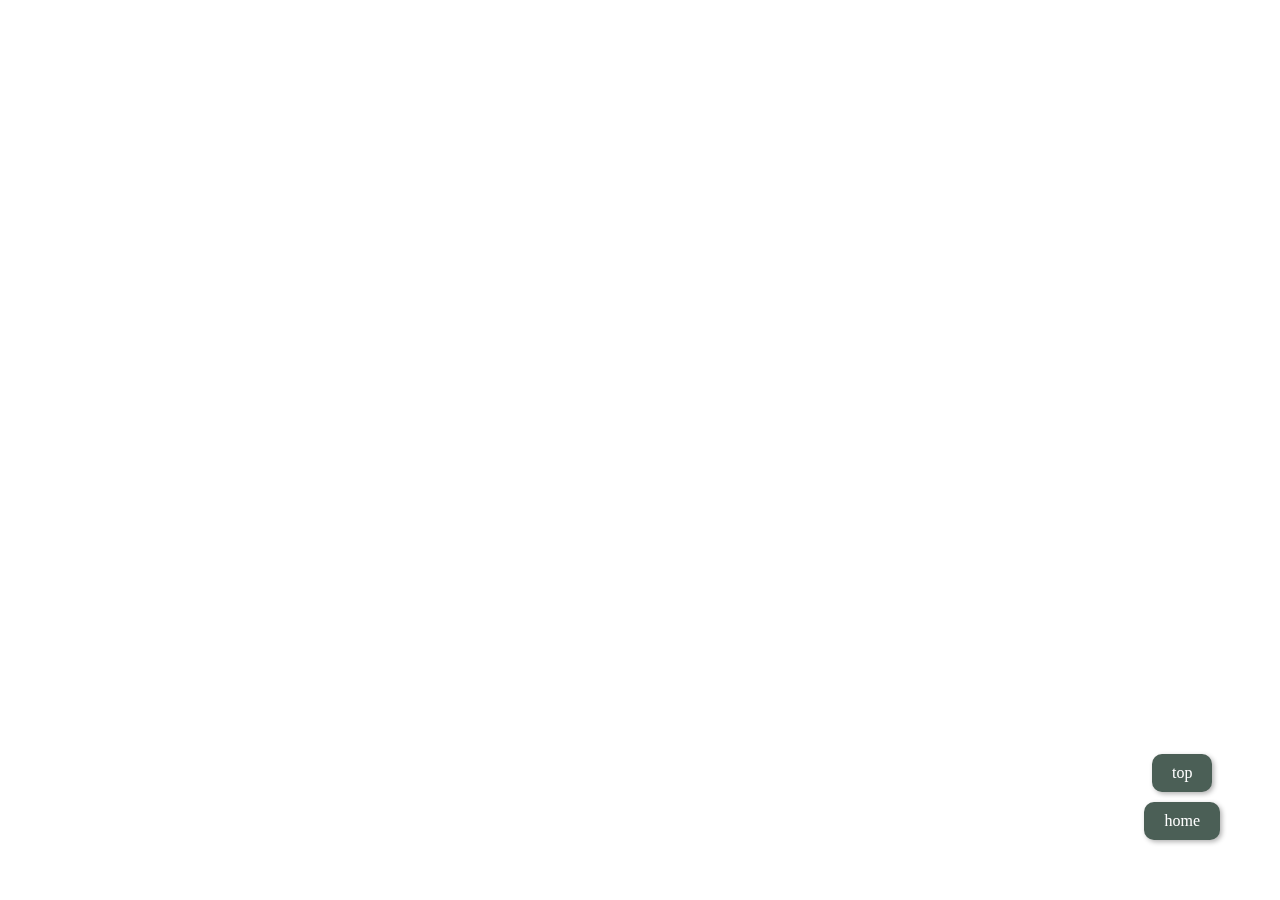
<file: guide/laplum_site.html>
<!doctype html>
<html>

<head>
	<title>Seiva BI&amp;BX</title>
	<meta charset="utf-8">
	<link href="guide.css" rel="stylesheet" type="text/css">
</head>

<body>
	<a href=“https://johaeseong.github.io/LAPLUM/”></a>

	<ul class="seiva_btn">
		<li><a href="#">top</a>

		<li>
		<li><a href="../index.html">home</a>
		<li>
	</ul>
</body>

</html>
</file>
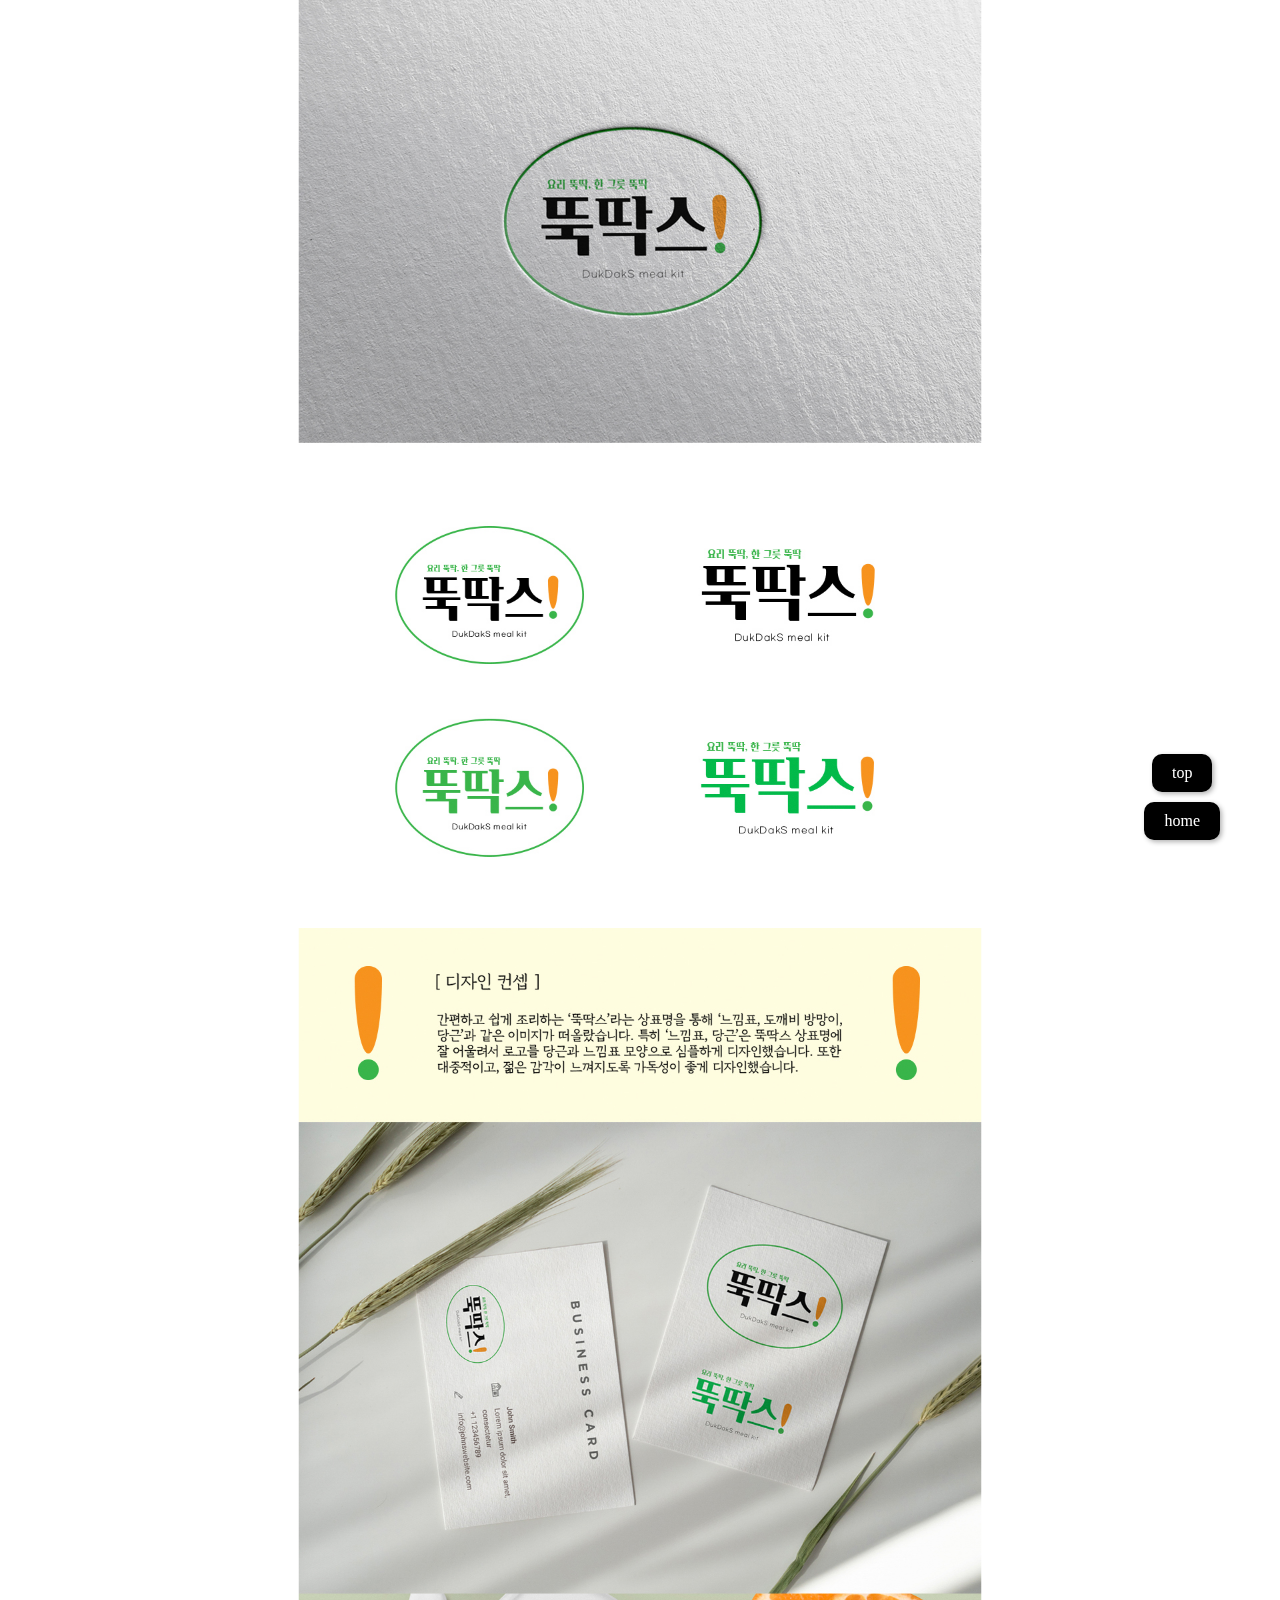
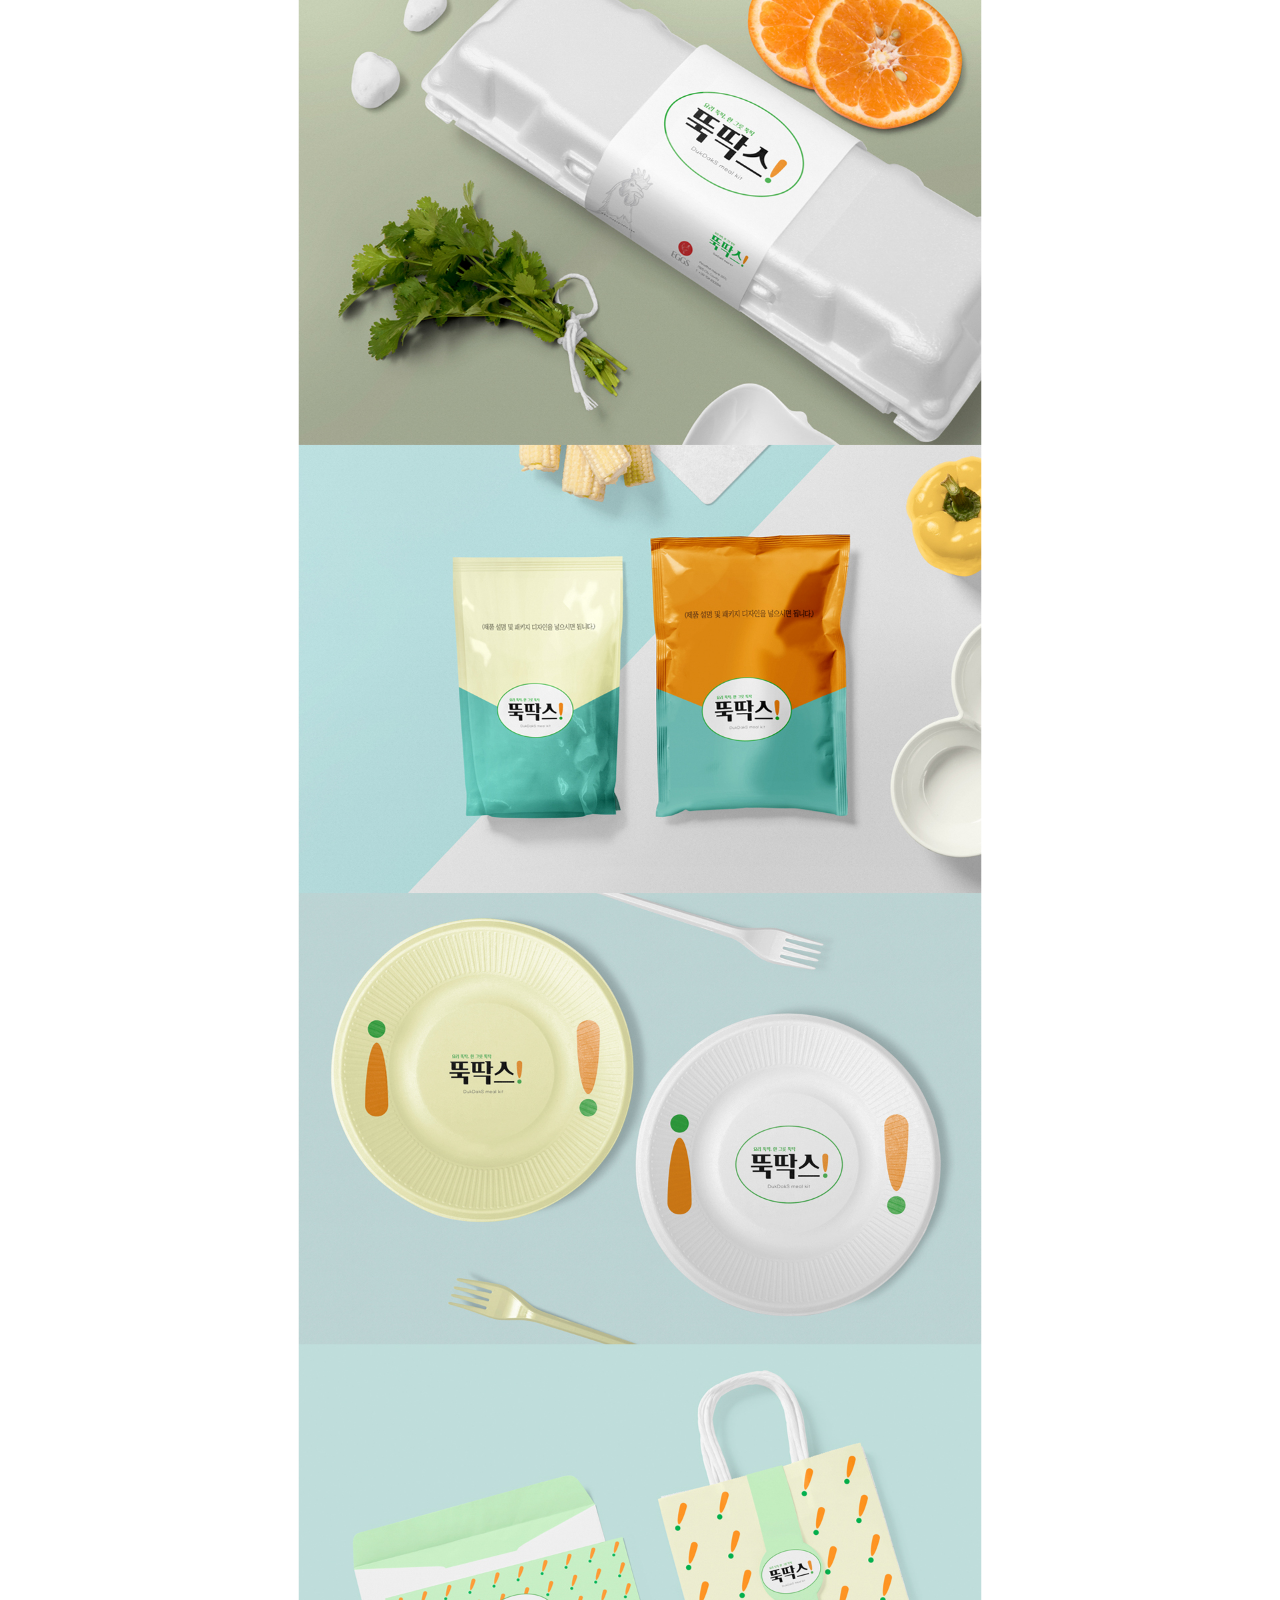
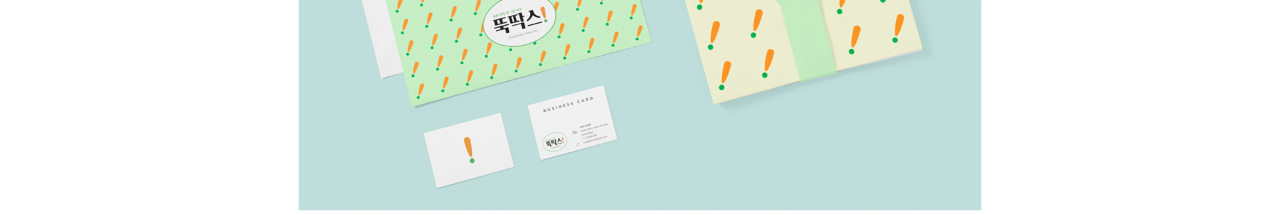
<file: guide/logo_1.html>
<!doctype html>
<html>
	<head>
		<title>Waves BI&amp;BX</title>
		<meta charset="utf-8">
		<link href="guide.css" rel="stylesheet" type="text/css">
	</head>
	<body>
		<img src="../img/dduckdak.jpg" alt="Wave BI&amp;BX">
		<ul class="waves_btn">
			<li><a href="#">top</a><li>
			<li><a href="../index.html">home</a><li>
		</ul>
	</body>	
</html>
</file>
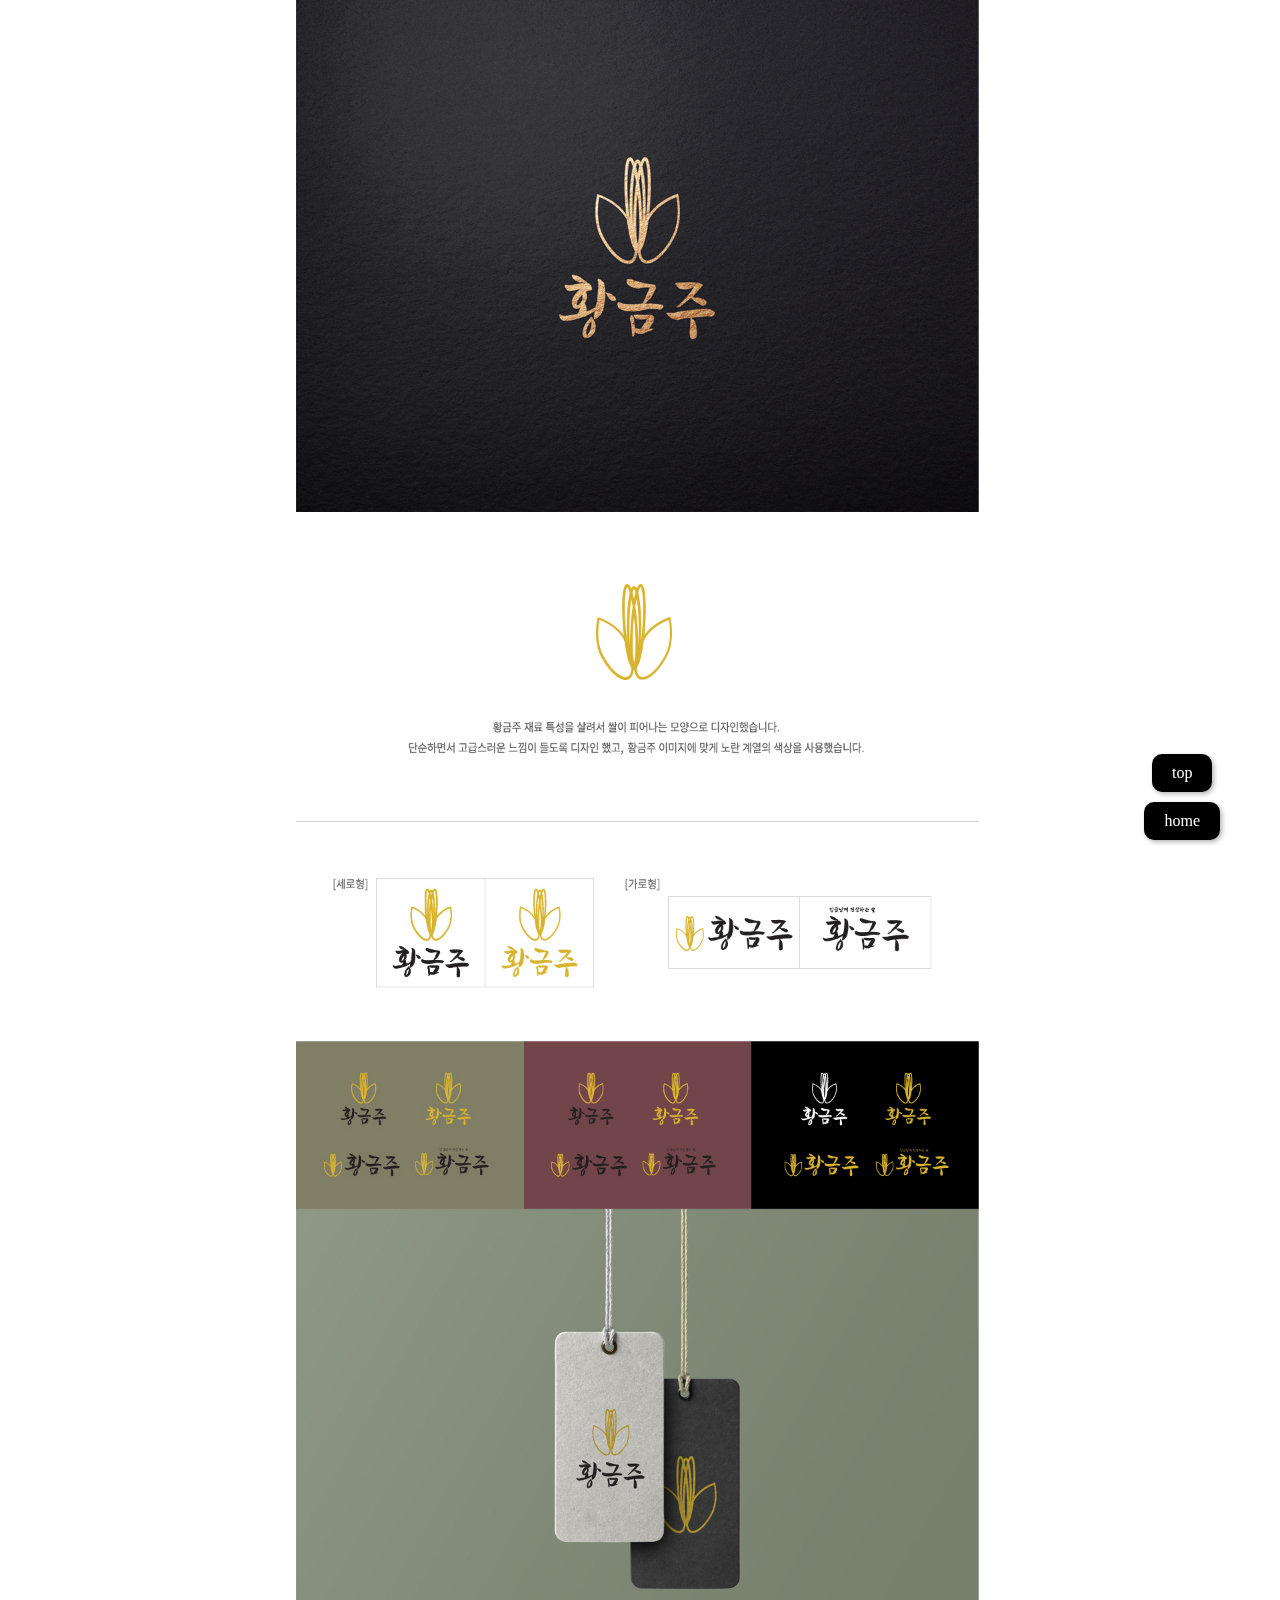
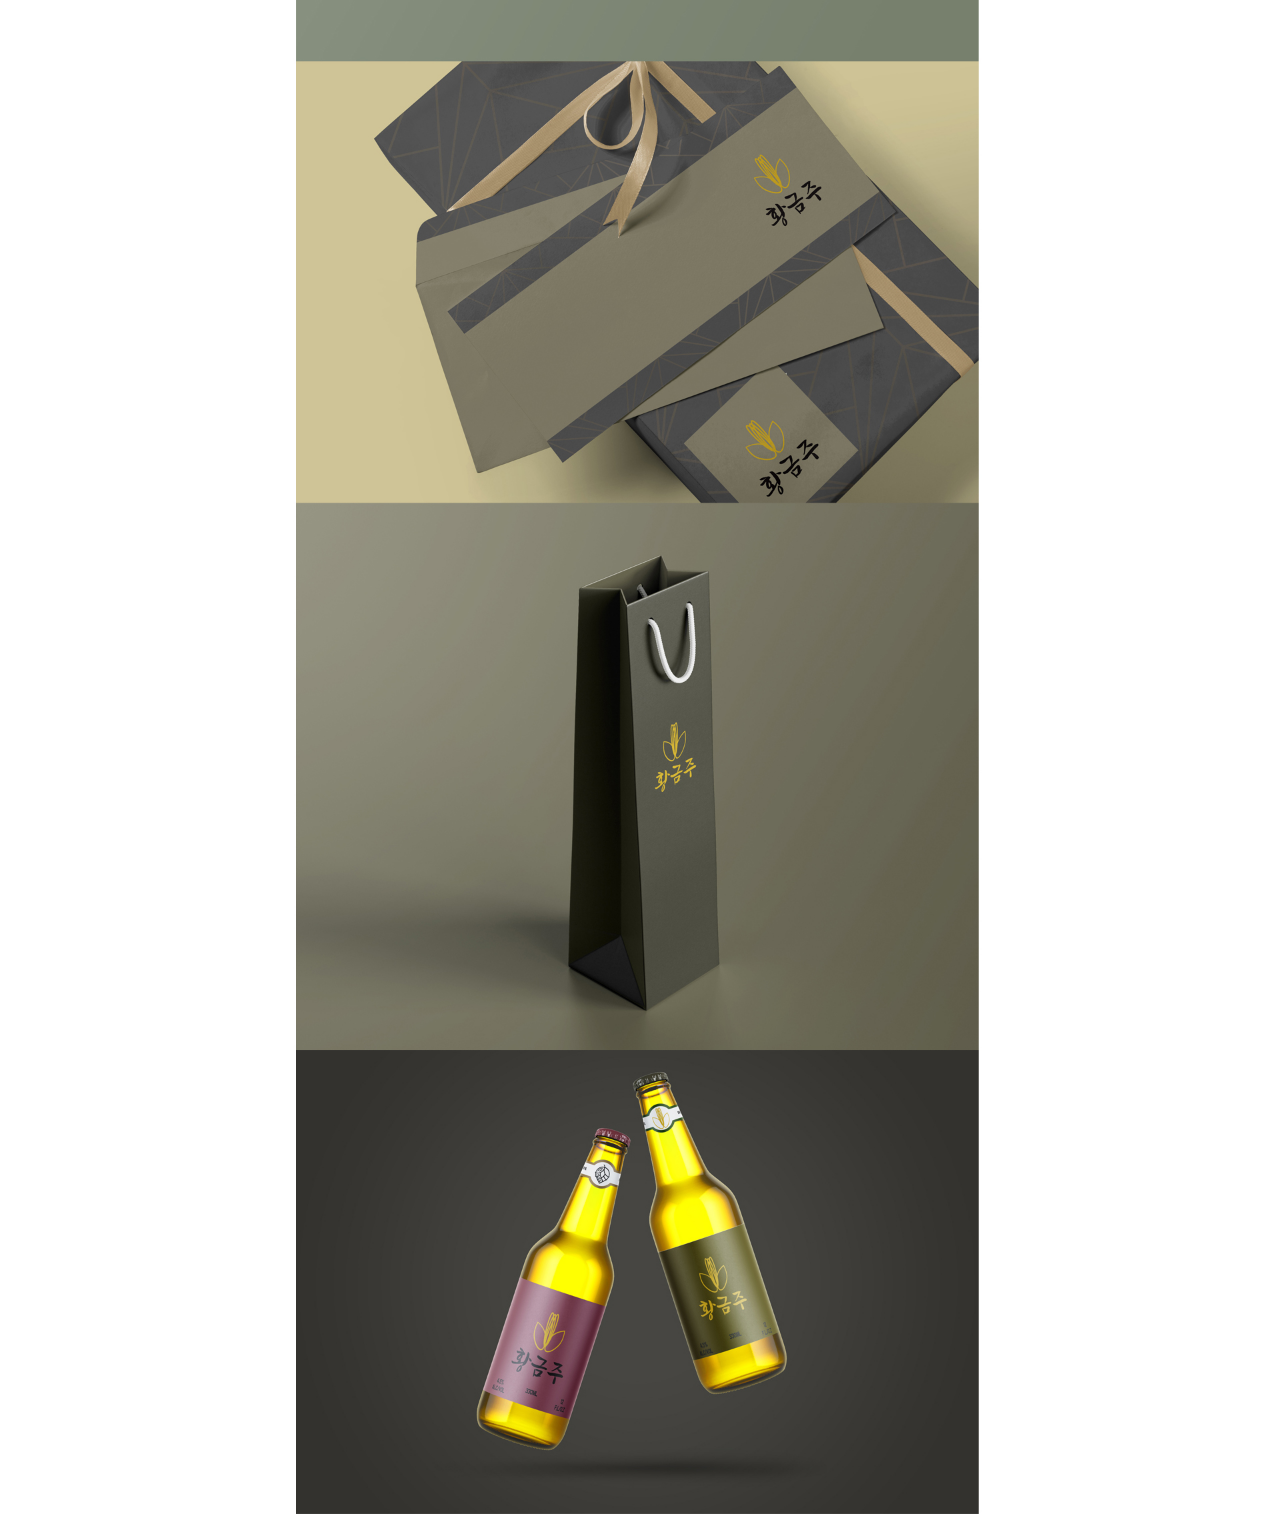
<file: guide/logo_2.html>
<!doctype html>
<html>
	<head>
		<title>Waves Web</title>
		<meta charset="utf-8">
		<link href="guide.css" rel="stylesheet" type="text/css">
	</head>
	<body>
		<img src="../img/goldwine.jpg" alt="Wave Web">
		<ul class="waves_btn">
			<li><a href="#">top</a><li>
			<li><a href="../index.html">home</a><li>
		</ul>
	</body>	
</html>
</file>
<file: guide/guide.css>
* {
    margin: 0;
    padding: 0;
}

ul {
    list-style: none;
    position: fixed;
    bottom: 50px;
    right: 50px;
    text-align: center;
}

ul li {
    margin: 10px;
}

ul li a {
    display: inline-block;
    padding: 10px 20px;
    border-radius: 10px;
    box-shadow: 2px 2px 5px rgba(0, 0, 0, 0.3);
}

.seiva_btn li a {
    background: #4b5f56;
}

.waves_btn li a {
    background: #000000;
}

a {
    text-decoration: none;
    color: #fff;
}

img {
    width: 100%;
}
</file>
